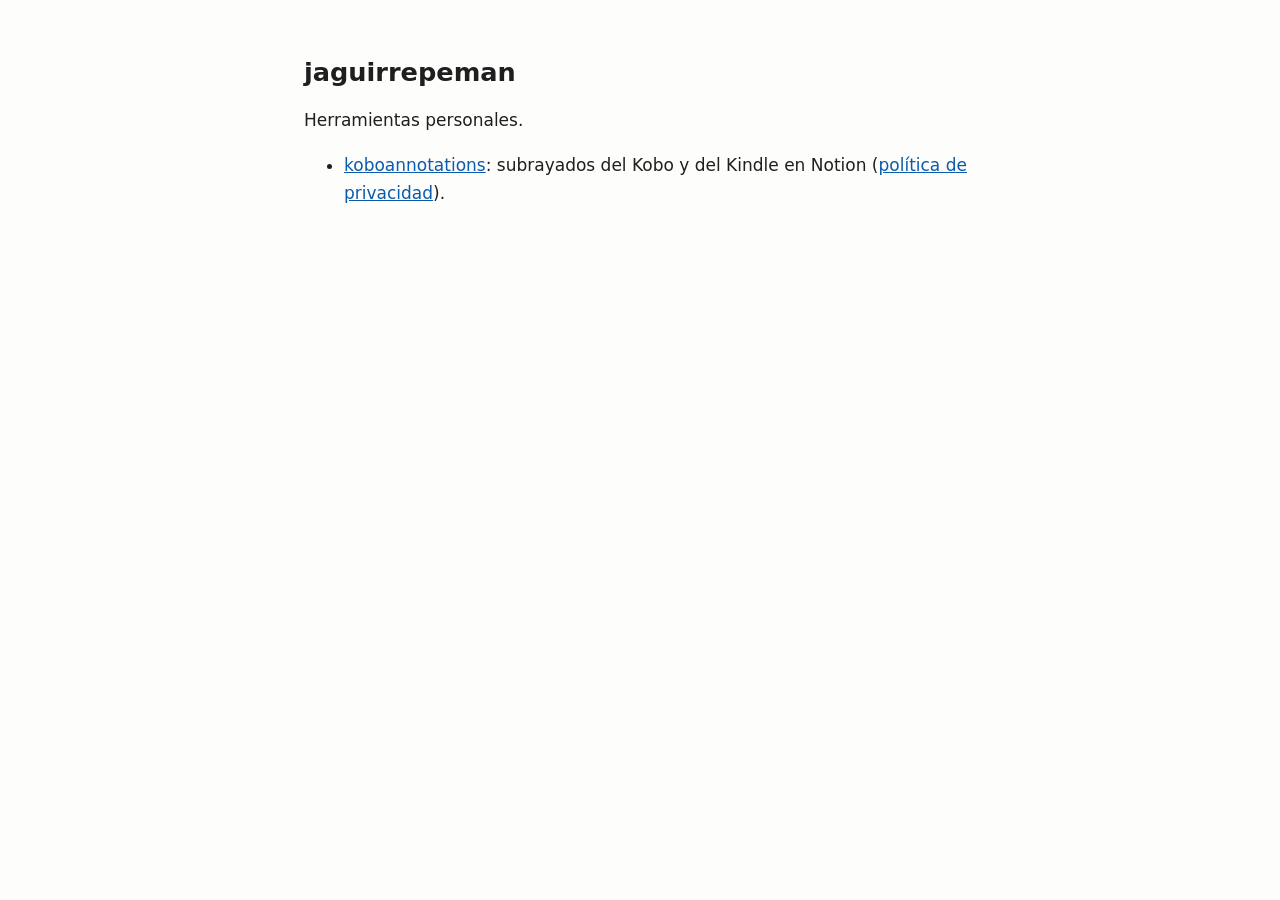
<file: index.html>
<!doctype html>
<html lang="es">
<head>
<meta charset="utf-8">
<meta name="viewport" content="width=device-width, initial-scale=1">
<meta name="google-site-verification" content="bh3BE76RBAhpYvl4ku59-rKC30CKcIKUw98CqKk2PUM" />
<title>jaguirrepeman</title>
<link rel="stylesheet" href="style.css">
</head>
<body>
<main>
<h1>jaguirrepeman</h1>
<p>Herramientas personales.</p>
<ul>
<li><a href="koboannotations/">koboannotations</a>: subrayados del Kobo y del Kindle en Notion (<a href="koboannotations/privacy.html">política de privacidad</a>).</li>
</ul>
</main>
</body>
</html>
</file>
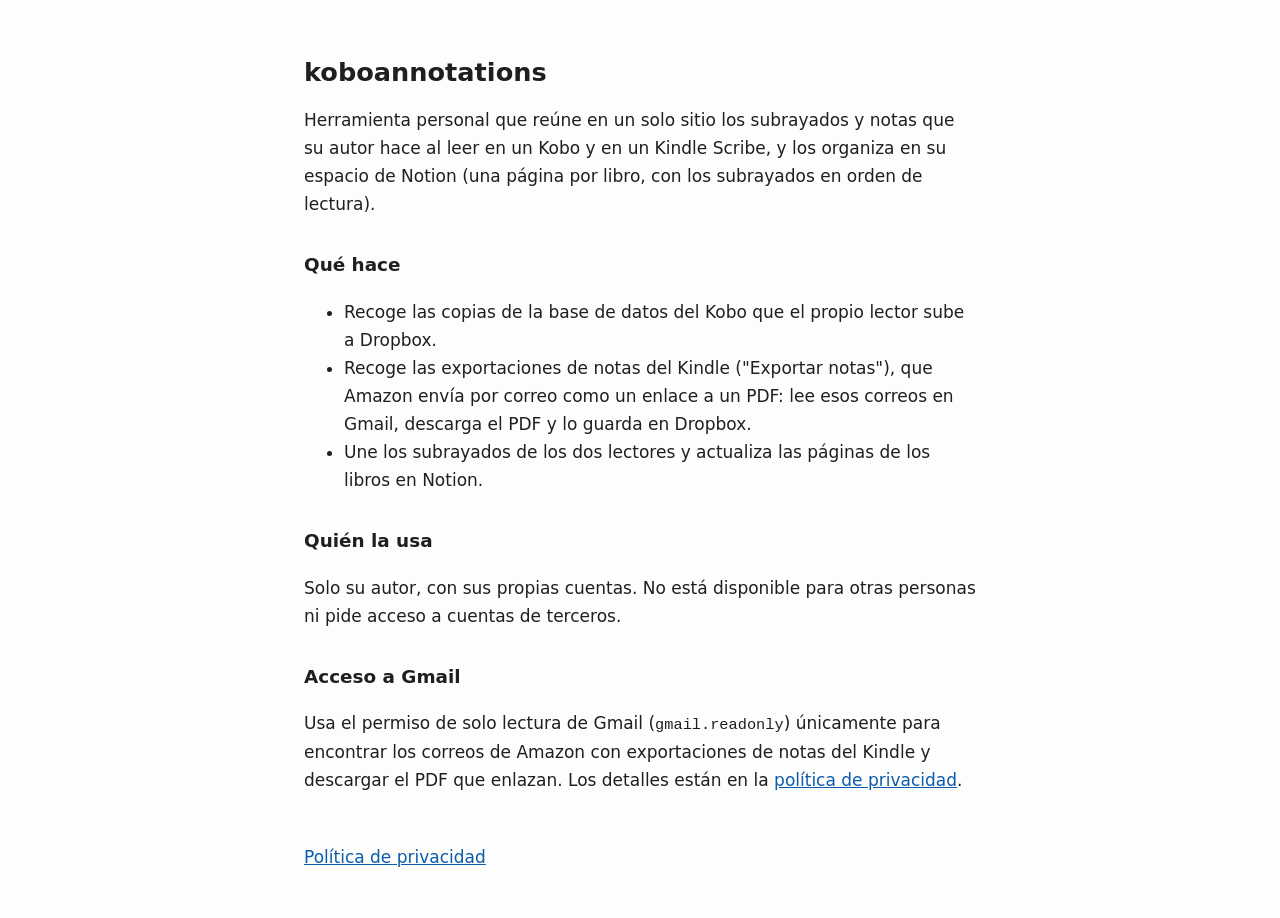
<file: koboannotations/index.html>
<!doctype html>
<html lang="es">
<head>
<meta charset="utf-8">
<meta name="viewport" content="width=device-width, initial-scale=1">
<title>koboannotations</title>
<link rel="stylesheet" href="../style.css">
</head>
<body>
<main>
<h1>koboannotations</h1>
<p>Herramienta personal que reúne en un solo sitio los subrayados y notas que su autor hace al leer en un Kobo y en un Kindle Scribe, y los organiza en su espacio de Notion (una página por libro, con los subrayados en orden de lectura).</p>

<h2>Qué hace</h2>
<ul>
<li>Recoge las copias de la base de datos del Kobo que el propio lector sube a Dropbox.</li>
<li>Recoge las exportaciones de notas del Kindle ("Exportar notas"), que Amazon envía por correo como un enlace a un PDF: lee esos correos en Gmail, descarga el PDF y lo guarda en Dropbox.</li>
<li>Une los subrayados de los dos lectores y actualiza las páginas de los libros en Notion.</li>
</ul>

<h2>Quién la usa</h2>
<p>Solo su autor, con sus propias cuentas. No está disponible para otras personas ni pide acceso a cuentas de terceros.</p>

<h2>Acceso a Gmail</h2>
<p>Usa el permiso de solo lectura de Gmail (<code>gmail.readonly</code>) únicamente para encontrar los correos de Amazon con exportaciones de notas del Kindle y descargar el PDF que enlazan. Los detalles están en la <a href="privacy.html">política de privacidad</a>.</p>
</main>
<footer><a href="privacy.html">Política de privacidad</a></footer>
</body>
</html>
</file>
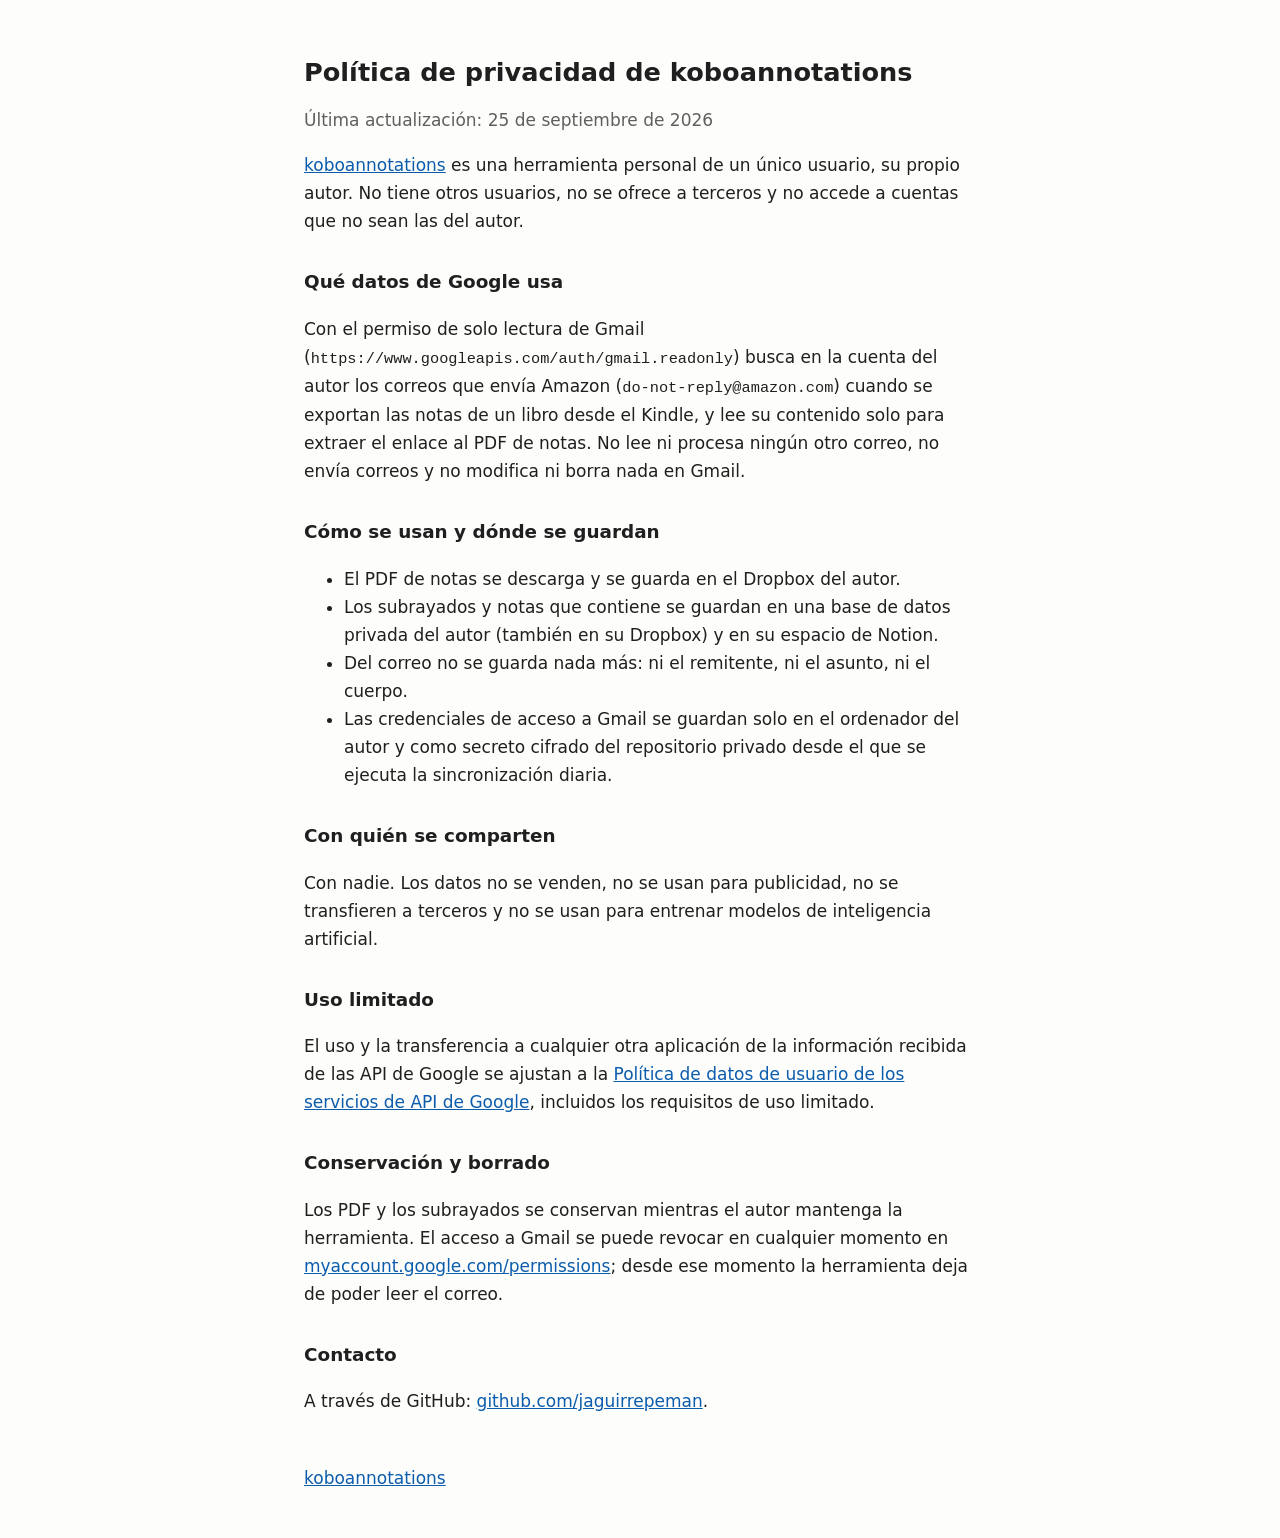
<file: koboannotations/privacy.html>
<!doctype html>
<html lang="es">
<head>
<meta charset="utf-8">
<meta name="viewport" content="width=device-width, initial-scale=1">
<title>koboannotations: política de privacidad</title>
<link rel="stylesheet" href="../style.css">
</head>
<body>
<main>
<h1>Política de privacidad de koboannotations</h1>
<p class="fecha">Última actualización: 25 de septiembre de 2026</p>

<p><a href="index.html">koboannotations</a> es una herramienta personal de un único usuario, su propio autor. No tiene otros usuarios, no se ofrece a terceros y no accede a cuentas que no sean las del autor.</p>

<h2>Qué datos de Google usa</h2>
<p>Con el permiso de solo lectura de Gmail (<code>https://www.googleapis.com/auth/gmail.readonly</code>) busca en la cuenta del autor los correos que envía Amazon (<code>do-not-reply@amazon.com</code>) cuando se exportan las notas de un libro desde el Kindle, y lee su contenido solo para extraer el enlace al PDF de notas. No lee ni procesa ningún otro correo, no envía correos y no modifica ni borra nada en Gmail.</p>

<h2>Cómo se usan y dónde se guardan</h2>
<ul>
<li>El PDF de notas se descarga y se guarda en el Dropbox del autor.</li>
<li>Los subrayados y notas que contiene se guardan en una base de datos privada del autor (también en su Dropbox) y en su espacio de Notion.</li>
<li>Del correo no se guarda nada más: ni el remitente, ni el asunto, ni el cuerpo.</li>
<li>Las credenciales de acceso a Gmail se guardan solo en el ordenador del autor y como secreto cifrado del repositorio privado desde el que se ejecuta la sincronización diaria.</li>
</ul>

<h2>Con quién se comparten</h2>
<p>Con nadie. Los datos no se venden, no se usan para publicidad, no se transfieren a terceros y no se usan para entrenar modelos de inteligencia artificial.</p>

<h2>Uso limitado</h2>
<p>El uso y la transferencia a cualquier otra aplicación de la información recibida de las API de Google se ajustan a la <a href="https://developers.google.com/terms/api-services-user-data-policy">Política de datos de usuario de los servicios de API de Google</a>, incluidos los requisitos de uso limitado.</p>

<h2>Conservación y borrado</h2>
<p>Los PDF y los subrayados se conservan mientras el autor mantenga la herramienta. El acceso a Gmail se puede revocar en cualquier momento en <a href="https://myaccount.google.com/permissions">myaccount.google.com/permissions</a>; desde ese momento la herramienta deja de poder leer el correo.</p>

<h2>Contacto</h2>
<p>A través de GitHub: <a href="https://github.com/jaguirrepeman">github.com/jaguirrepeman</a>.</p>
</main>
<footer><a href="index.html">koboannotations</a></footer>
</body>
</html>
</file>
<file: style.css>
:root { color-scheme: light dark; --text: #1f1f1f; --muted: #5f5f5f; --bg: #fdfdfb; --link: #0b5cad; }
@media (prefers-color-scheme: dark) { :root { --text: #e8e6e1; --muted: #a8a6a0; --bg: #1b1b1a; --link: #7db4ff; } }
body { margin: 0; background: var(--bg); color: var(--text); font: 17px/1.65 system-ui, -apple-system, "Segoe UI", sans-serif; }
main, footer { max-width: 42rem; margin: 0 auto; padding: 0 16px; }
main { padding-top: 2.5rem; }
h1 { font-size: 1.6rem; line-height: 1.25; }
h2 { font-size: 1.15rem; margin-top: 2rem; }
a { color: var(--link); }
code { font-size: 0.9em; overflow-wrap: anywhere; }
.fecha { color: var(--muted); }
footer { padding-top: 2rem; padding-bottom: 3rem; color: var(--muted); }
</file>
